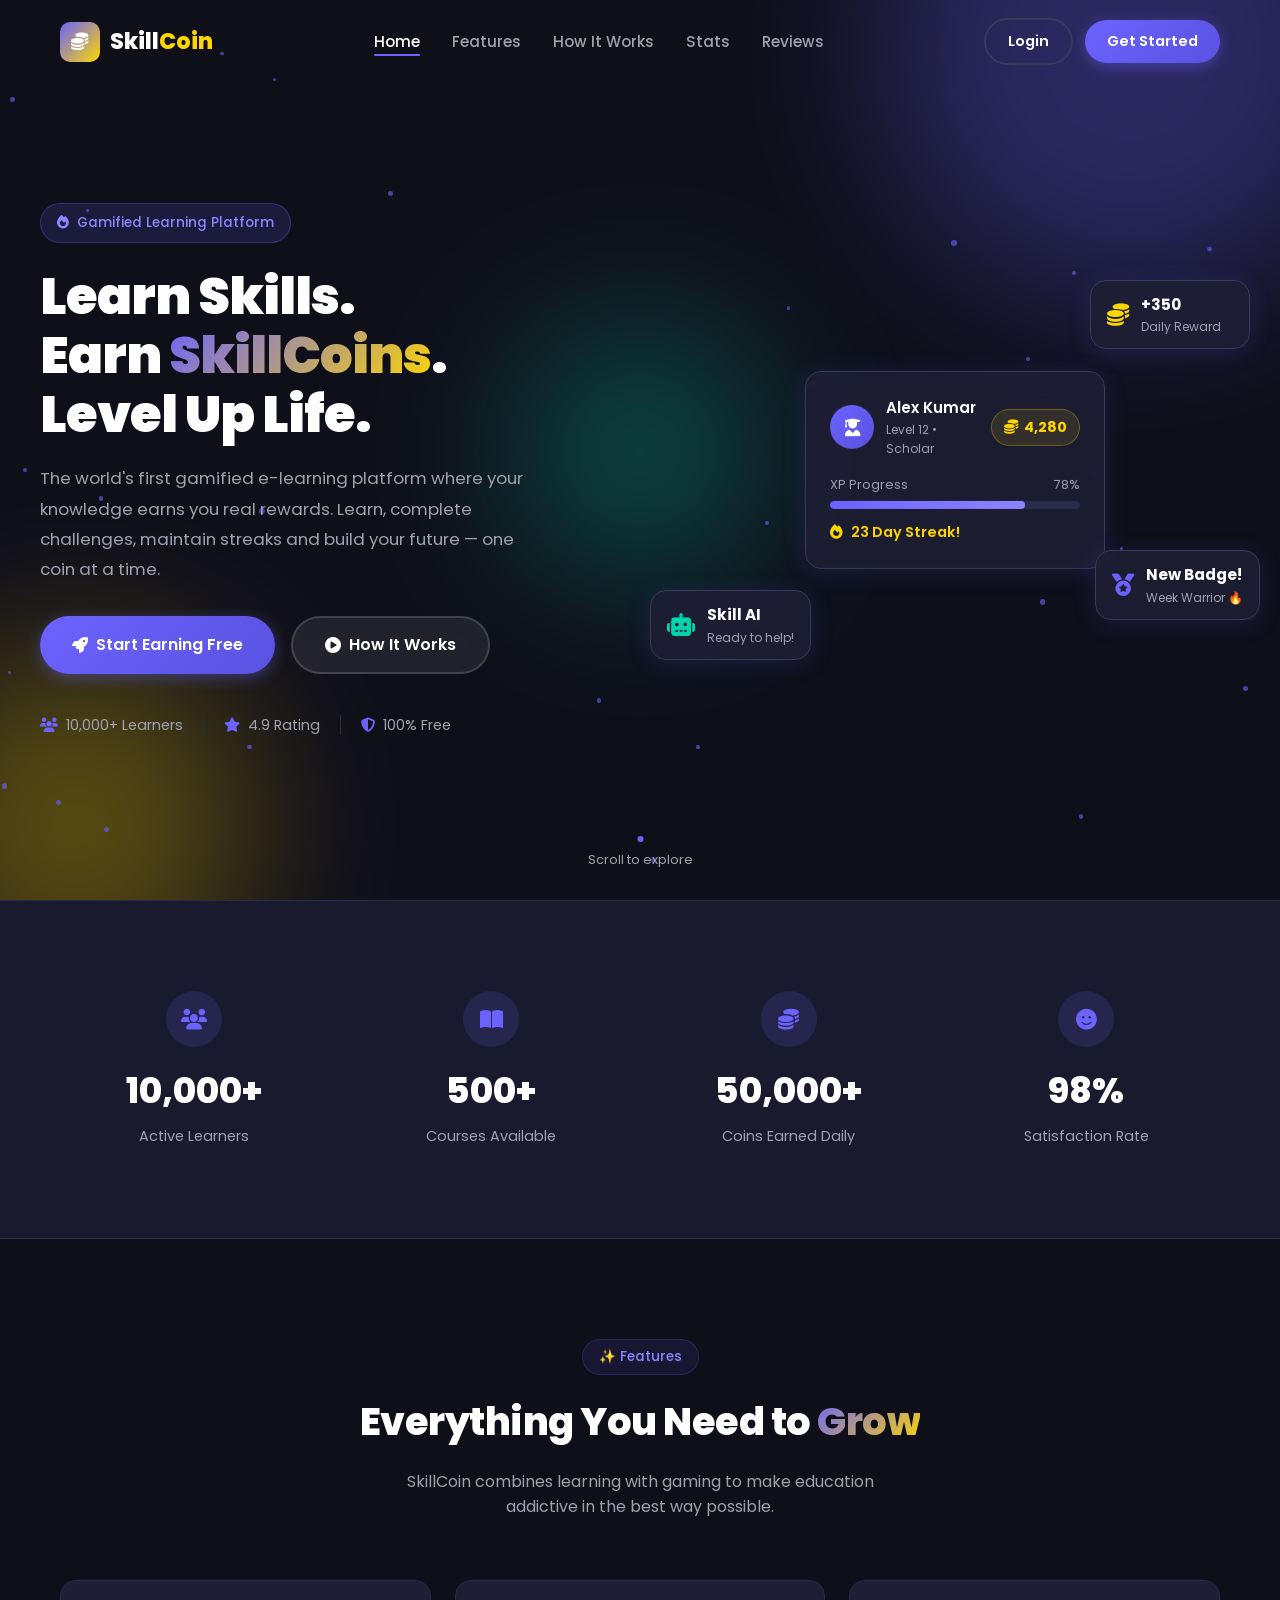
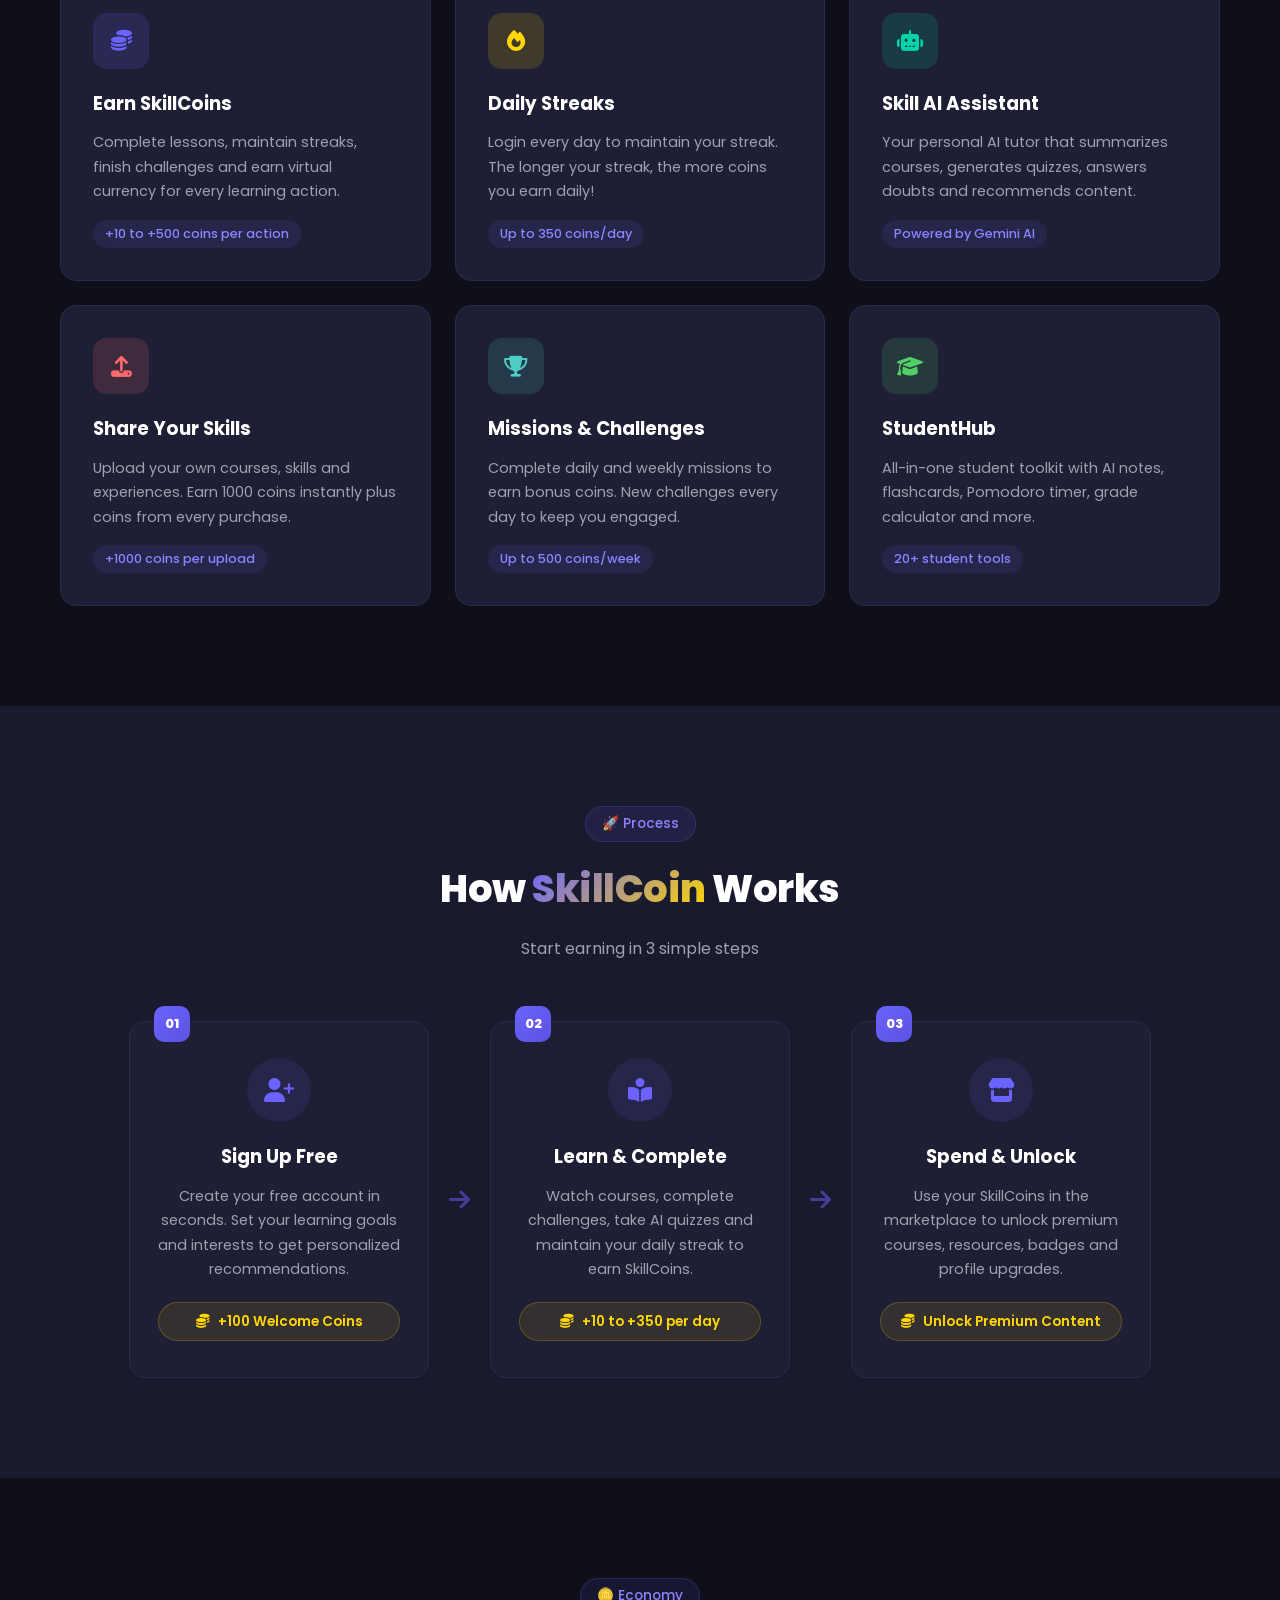
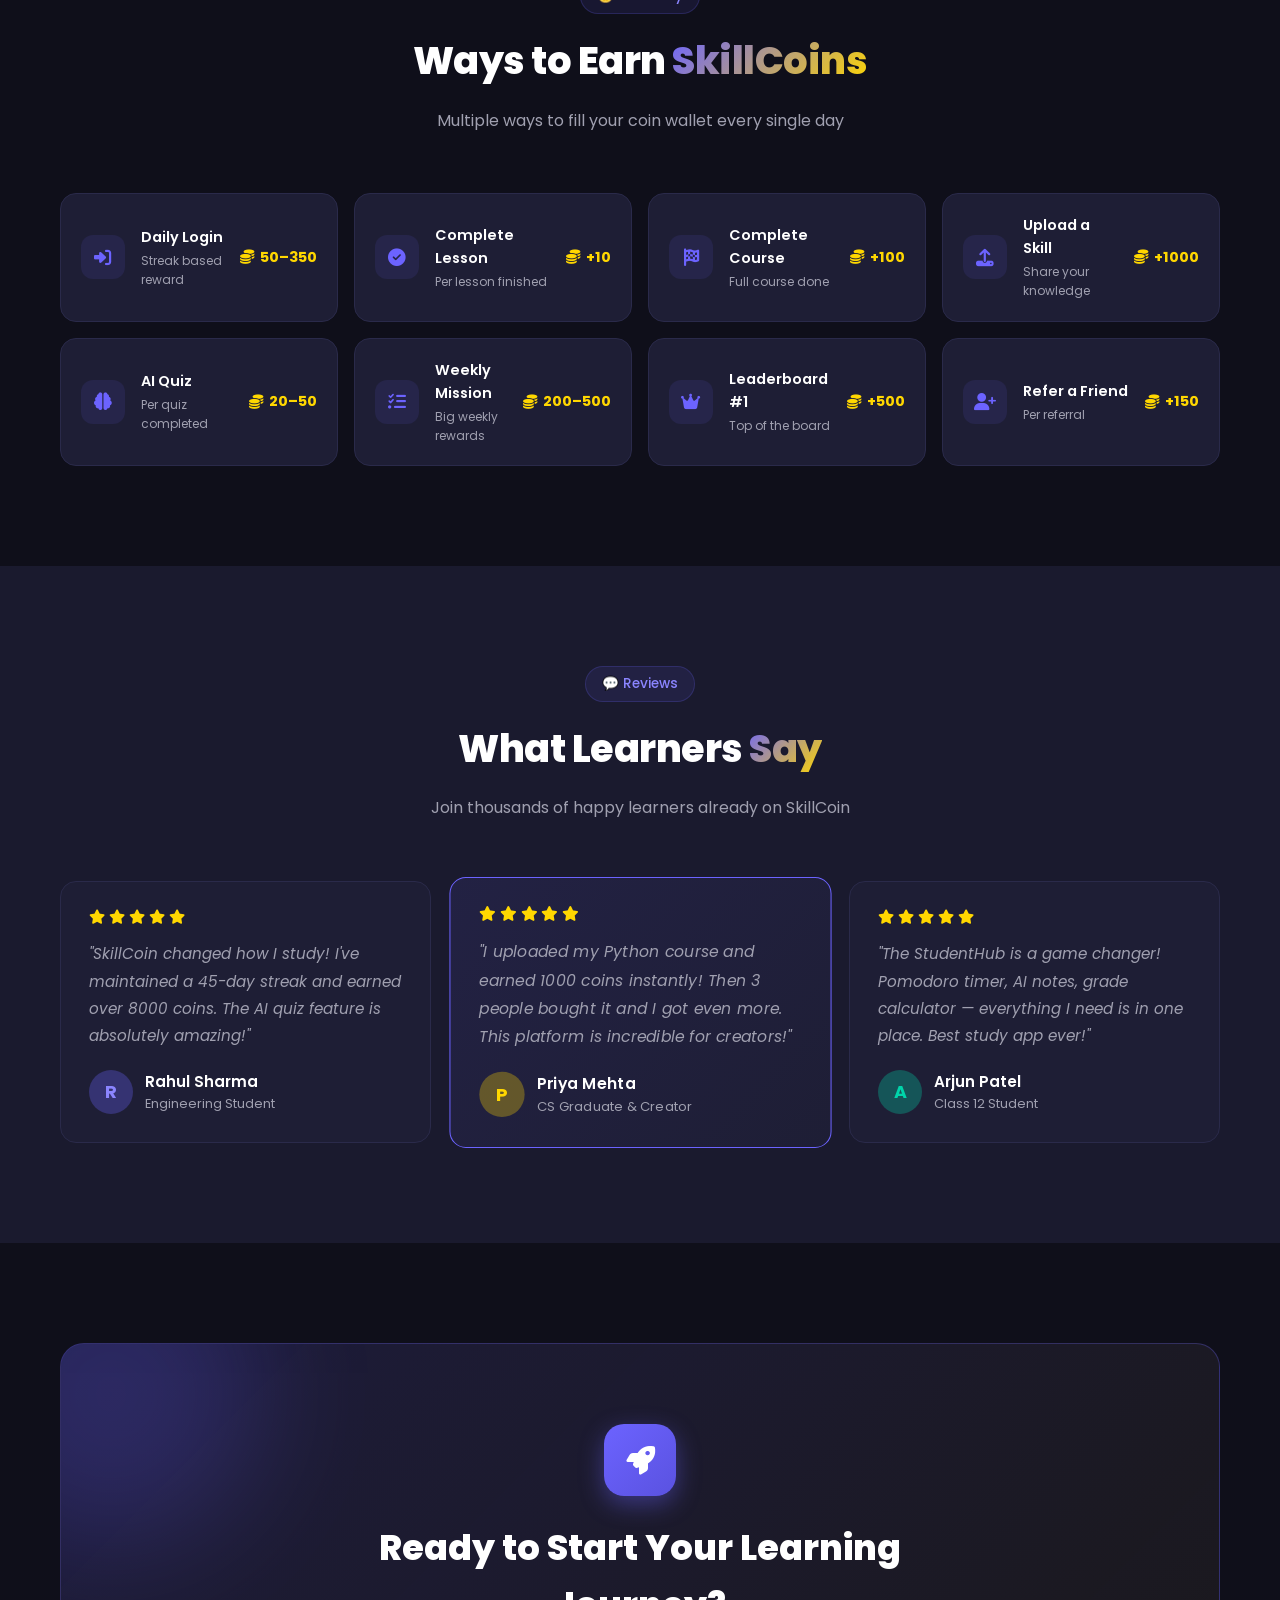
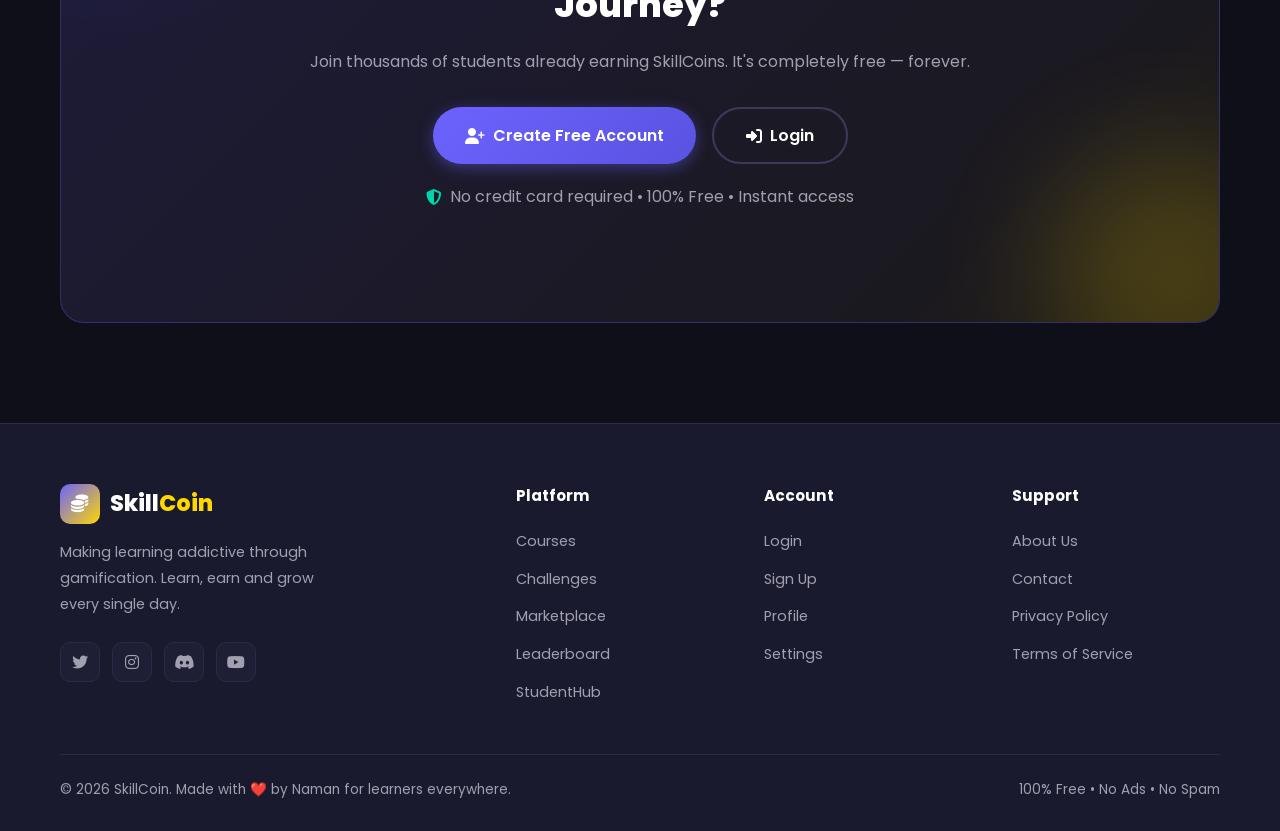
<file: index.html>
<!DOCTYPE html>
<html lang="en">
<head>
  <meta charset="UTF-8" />
  <meta name="viewport" content="width=device-width, initial-scale=1.0"/>
  <meta name="description" content="SkillCoin - Learn, Earn, Grow. A gamified e-learning platform."/>
  <meta name="theme-color" content="#6C63FF"/>
  <title>SkillCoin — Learn. Earn. Grow.</title>

  <!-- PWA Manifest -->
  <link rel="manifest" href="manifest.json"/>

  <!-- Google Fonts -->
  <link rel="preconnect" href="https://fonts.googleapis.com"/>
  <link rel="preconnect" href="https://fonts.gstatic.com" crossorigin/>
  <link href="https://fonts.googleapis.com/css2?family=Poppins:wght@300;400;500;600;700;800;900&display=swap" rel="stylesheet"/>

  <!-- Font Awesome -->
  <link rel="stylesheet" href="https://cdnjs.cloudflare.com/ajax/libs/font-awesome/6.5.0/css/all.min.css"/>

  <!-- Our CSS -->
  <link rel="stylesheet" href="css/style.css"/>
  <link rel="stylesheet" href="css/components.css"/>
</head>

<body>

  <!-- ========== NAVBAR ========== -->
  <nav class="navbar" id="navbar">
    <div class="nav-container">

      <!-- Logo -->
      <div class="nav-logo">
        <div class="logo-icon">
          <i class="fas fa-coins"></i>
        </div>
        <span class="logo-text">Skill<span class="logo-accent">Coin</span></span>
      </div>

      <!-- Nav Links (Desktop) -->
      <ul class="nav-links" id="navLinks">
        <li><a href="#home" class="nav-link active">Home</a></li>
        <li><a href="#features" class="nav-link">Features</a></li>
        <li><a href="#how-it-works" class="nav-link">How It Works</a></li>
        <li><a href="#stats" class="nav-link">Stats</a></li>
        <li><a href="#testimonials" class="nav-link">Reviews</a></li>
      </ul>

      <!-- Nav Buttons -->
      <div class="nav-buttons">
        <a href="login.html" class="btn btn-outline">Login</a>
        <a href="login.html?mode=signup" class="btn btn-primary">Get Started</a>
      </div>

      <!-- Hamburger (Mobile) -->
      <button class="hamburger" id="hamburger" aria-label="Menu">
        <span></span>
        <span></span>
        <span></span>
      </button>

    </div>

    <!-- Mobile Menu -->
    <div class="mobile-menu" id="mobileMenu">
      <ul>
        <li><a href="#home" class="mobile-link">Home</a></li>
        <li><a href="#features" class="mobile-link">Features</a></li>
        <li><a href="#how-it-works" class="mobile-link">How It Works</a></li>
        <li><a href="#stats" class="mobile-link">Stats</a></li>
        <li><a href="#testimonials" class="mobile-link">Reviews</a></li>
      </ul>
      <div class="mobile-buttons">
        <a href="login.html" class="btn btn-outline">Login</a>
        <a href="login.html?mode=signup" class="btn btn-primary">Get Started</a>
      </div>
    </div>
  </nav>

  <!-- ========== HERO SECTION ========== -->
  <section class="hero" id="home">
    <div class="hero-bg">
      <div class="hero-orb orb-1"></div>
      <div class="hero-orb orb-2"></div>
      <div class="hero-orb orb-3"></div>
      <div class="particles" id="particles"></div>
    </div>

    <div class="hero-container">
      <div class="hero-content">

        <!-- Badge -->
        <div class="hero-badge">
          <i class="fas fa-fire"></i>
          <span>Gamified Learning Platform</span>
        </div>

        <!-- Heading -->
        <h1 class="hero-title">
          Learn Skills.<br/>
          Earn <span class="gradient-text">SkillCoins</span>.<br/>
          Level Up Life.
        </h1>

        <!-- Description -->
        <p class="hero-desc">
          The world's first gamified e-learning platform where your knowledge 
          earns you real rewards. Learn, complete challenges, maintain streaks 
          and build your future — one coin at a time.
        </p>

        <!-- CTA Buttons -->
        <div class="hero-buttons">
          <a href="login.html?mode=signup" class="btn btn-primary btn-large">
            <i class="fas fa-rocket"></i>
            Start Earning Free
          </a>
          <a href="#how-it-works" class="btn btn-ghost btn-large">
            <i class="fas fa-play-circle"></i>
            How It Works
          </a>
        </div>

        <!-- Trust Badges -->
        <div class="hero-trust">
          <div class="trust-item">
            <i class="fas fa-users"></i>
            <span>10,000+ Learners</span>
          </div>
          <div class="trust-divider"></div>
          <div class="trust-item">
            <i class="fas fa-star"></i>
            <span>4.9 Rating</span>
          </div>
          <div class="trust-divider"></div>
          <div class="trust-item">
            <i class="fas fa-shield-alt"></i>
            <span>100% Free</span>
          </div>
        </div>

      </div>

      <!-- Hero Visual -->
      <div class="hero-visual">

        <!-- Main Card -->
        <div class="hero-card main-card">
          <div class="card-header">
            <div class="user-avatar">
              <i class="fas fa-user-graduate"></i>
            </div>
            <div class="user-info">
              <span class="user-name">Alex Kumar</span>
              <span class="user-level">Level 12 • Scholar</span>
            </div>
            <div class="coin-badge">
              <i class="fas fa-coins"></i>
              <span>4,280</span>
            </div>
          </div>
          <div class="card-xp">
            <div class="xp-label">
              <span>XP Progress</span>
              <span>78%</span>
            </div>
            <div class="xp-bar">
              <div class="xp-fill" style="width: 78%"></div>
            </div>
          </div>
          <div class="card-streak">
            <i class="fas fa-fire"></i>
            <span>23 Day Streak!</span>
          </div>
        </div>

        <!-- Floating Cards -->
        <div class="hero-card float-card coin-card">
          <i class="fas fa-coins"></i>
          <div>
            <span class="float-value">+350</span>
            <span class="float-label">Daily Reward</span>
          </div>
        </div>

        <div class="hero-card float-card badge-card">
          <i class="fas fa-medal"></i>
          <div>
            <span class="float-value">New Badge!</span>
            <span class="float-label">Week Warrior 🔥</span>
          </div>
        </div>

        <div class="hero-card float-card ai-card">
          <i class="fas fa-robot"></i>
          <div>
            <span class="float-value">Skill AI</span>
            <span class="float-label">Ready to help!</span>
          </div>
        </div>

      </div>
    </div>

    <!-- Scroll Indicator -->
    <div class="scroll-indicator">
      <div class="scroll-dot"></div>
      <span>Scroll to explore</span>
    </div>
  </section>

  <!-- ========== STATS SECTION ========== -->
  <section class="stats-section" id="stats">
    <div class="container">
      <div class="stats-grid">
        <div class="stat-item" data-count="10000">
          <div class="stat-icon"><i class="fas fa-users"></i></div>
          <div class="stat-number"><span class="counter">10,000</span>+</div>
          <div class="stat-label">Active Learners</div>
        </div>
        <div class="stat-item" data-count="500">
          <div class="stat-icon"><i class="fas fa-book-open"></i></div>
          <div class="stat-number"><span class="counter">500</span>+</div>
          <div class="stat-label">Courses Available</div>
        </div>
        <div class="stat-item" data-count="50000">
          <div class="stat-icon"><i class="fas fa-coins"></i></div>
          <div class="stat-number"><span class="counter">50,000</span>+</div>
          <div class="stat-label">Coins Earned Daily</div>
        </div>
        <div class="stat-item" data-count="98">
          <div class="stat-icon"><i class="fas fa-smile"></i></div>
          <div class="stat-number"><span class="counter">98</span>%</div>
          <div class="stat-label">Satisfaction Rate</div>
        </div>
      </div>
    </div>
  </section>

  <!-- ========== FEATURES SECTION ========== -->
  <section class="features-section" id="features">
    <div class="container">

      <div class="section-header">
        <div class="section-badge">✨ Features</div>
        <h2 class="section-title">Everything You Need to <span class="gradient-text">Grow</span></h2>
        <p class="section-desc">SkillCoin combines learning with gaming to make education addictive in the best way possible.</p>
      </div>

      <div class="features-grid">

        <div class="feature-card" data-aos="fade-up">
          <div class="feature-icon purple">
            <i class="fas fa-coins"></i>
          </div>
          <h3>Earn SkillCoins</h3>
          <p>Complete lessons, maintain streaks, finish challenges and earn virtual currency for every learning action.</p>
          <div class="feature-tag">+10 to +500 coins per action</div>
        </div>

        <div class="feature-card" data-aos="fade-up" data-aos-delay="100">
          <div class="feature-icon gold">
            <i class="fas fa-fire"></i>
          </div>
          <h3>Daily Streaks</h3>
          <p>Login every day to maintain your streak. The longer your streak, the more coins you earn daily!</p>
          <div class="feature-tag">Up to 350 coins/day</div>
        </div>

        <div class="feature-card" data-aos="fade-up" data-aos-delay="200">
          <div class="feature-icon teal">
            <i class="fas fa-robot"></i>
          </div>
          <h3>Skill AI Assistant</h3>
          <p>Your personal AI tutor that summarizes courses, generates quizzes, answers doubts and recommends content.</p>
          <div class="feature-tag">Powered by Gemini AI</div>
        </div>

        <div class="feature-card" data-aos="fade-up" data-aos-delay="300">
          <div class="feature-icon red">
            <i class="fas fa-upload"></i>
          </div>
          <h3>Share Your Skills</h3>
          <p>Upload your own courses, skills and experiences. Earn 1000 coins instantly plus coins from every purchase.</p>
          <div class="feature-tag">+1000 coins per upload</div>
        </div>

        <div class="feature-card" data-aos="fade-up" data-aos-delay="400">
          <div class="feature-icon blue">
            <i class="fas fa-trophy"></i>
          </div>
          <h3>Missions & Challenges</h3>
          <p>Complete daily and weekly missions to earn bonus coins. New challenges every day to keep you engaged.</p>
          <div class="feature-tag">Up to 500 coins/week</div>
        </div>

        <div class="feature-card" data-aos="fade-up" data-aos-delay="500">
          <div class="feature-icon green">
            <i class="fas fa-graduation-cap"></i>
          </div>
          <h3>StudentHub</h3>
          <p>All-in-one student toolkit with AI notes, flashcards, Pomodoro timer, grade calculator and more.</p>
          <div class="feature-tag">20+ student tools</div>
        </div>

      </div>
    </div>
  </section>

  <!-- ========== HOW IT WORKS ========== -->
  <section class="how-section" id="how-it-works">
    <div class="container">

      <div class="section-header">
        <div class="section-badge">🚀 Process</div>
        <h2 class="section-title">How <span class="gradient-text">SkillCoin</span> Works</h2>
        <p class="section-desc">Start earning in 3 simple steps</p>
      </div>

      <div class="steps-container">

        <div class="step-card">
          <div class="step-number">01</div>
          <div class="step-icon">
            <i class="fas fa-user-plus"></i>
          </div>
          <h3>Sign Up Free</h3>
          <p>Create your free account in seconds. Set your learning goals and interests to get personalized recommendations.</p>
          <div class="step-reward">
            <i class="fas fa-coins"></i>
            <span>+100 Welcome Coins</span>
          </div>
        </div>

        <div class="step-arrow">
          <i class="fas fa-arrow-right"></i>
        </div>

        <div class="step-card">
          <div class="step-number">02</div>
          <div class="step-icon">
            <i class="fas fa-book-reader"></i>
          </div>
          <h3>Learn & Complete</h3>
          <p>Watch courses, complete challenges, take AI quizzes and maintain your daily streak to earn SkillCoins.</p>
          <div class="step-reward">
            <i class="fas fa-coins"></i>
            <span>+10 to +350 per day</span>
          </div>
        </div>

        <div class="step-arrow">
          <i class="fas fa-arrow-right"></i>
        </div>

        <div class="step-card">
          <div class="step-number">03</div>
          <div class="step-icon">
            <i class="fas fa-store"></i>
          </div>
          <h3>Spend & Unlock</h3>
          <p>Use your SkillCoins in the marketplace to unlock premium courses, resources, badges and profile upgrades.</p>
          <div class="step-reward">
            <i class="fas fa-coins"></i>
            <span>Unlock Premium Content</span>
          </div>
        </div>

      </div>
    </div>
  </section>

  <!-- ========== COIN EARNING SECTION ========== -->
  <section class="earning-section">
    <div class="container">

      <div class="section-header">
        <div class="section-badge">🪙 Economy</div>
        <h2 class="section-title">Ways to Earn <span class="gradient-text">SkillCoins</span></h2>
        <p class="section-desc">Multiple ways to fill your coin wallet every single day</p>
      </div>

      <div class="earning-grid">
        <div class="earning-card">
          <div class="earning-icon"><i class="fas fa-sign-in-alt"></i></div>
          <div class="earning-info">
            <span class="earning-action">Daily Login</span>
            <span class="earning-desc">Streak based reward</span>
          </div>
          <div class="earning-coins">
            <i class="fas fa-coins"></i>
            <span>50–350</span>
          </div>
        </div>

        <div class="earning-card">
          <div class="earning-icon"><i class="fas fa-check-circle"></i></div>
          <div class="earning-info">
            <span class="earning-action">Complete Lesson</span>
            <span class="earning-desc">Per lesson finished</span>
          </div>
          <div class="earning-coins">
            <i class="fas fa-coins"></i>
            <span>+10</span>
          </div>
        </div>

        <div class="earning-card">
          <div class="earning-icon"><i class="fas fa-flag-checkered"></i></div>
          <div class="earning-info">
            <span class="earning-action">Complete Course</span>
            <span class="earning-desc">Full course done</span>
          </div>
          <div class="earning-coins">
            <i class="fas fa-coins"></i>
            <span>+100</span>
          </div>
        </div>

        <div class="earning-card">
          <div class="earning-icon"><i class="fas fa-upload"></i></div>
          <div class="earning-info">
            <span class="earning-action">Upload a Skill</span>
            <span class="earning-desc">Share your knowledge</span>
          </div>
          <div class="earning-coins">
            <i class="fas fa-coins"></i>
            <span>+1000</span>
          </div>
        </div>

        <div class="earning-card">
          <div class="earning-icon"><i class="fas fa-brain"></i></div>
          <div class="earning-info">
            <span class="earning-action">AI Quiz</span>
            <span class="earning-desc">Per quiz completed</span>
          </div>
          <div class="earning-coins">
            <i class="fas fa-coins"></i>
            <span>20–50</span>
          </div>
        </div>

        <div class="earning-card">
          <div class="earning-icon"><i class="fas fa-tasks"></i></div>
          <div class="earning-info">
            <span class="earning-action">Weekly Mission</span>
            <span class="earning-desc">Big weekly rewards</span>
          </div>
          <div class="earning-coins">
            <i class="fas fa-coins"></i>
            <span>200–500</span>
          </div>
        </div>

        <div class="earning-card">
          <div class="earning-icon"><i class="fas fa-crown"></i></div>
          <div class="earning-info">
            <span class="earning-action">Leaderboard #1</span>
            <span class="earning-desc">Top of the board</span>
          </div>
          <div class="earning-coins">
            <i class="fas fa-coins"></i>
            <span>+500</span>
          </div>
        </div>

        <div class="earning-card">
          <div class="earning-icon"><i class="fas fa-user-plus"></i></div>
          <div class="earning-info">
            <span class="earning-action">Refer a Friend</span>
            <span class="earning-desc">Per referral</span>
          </div>
          <div class="earning-coins">
            <i class="fas fa-coins"></i>
            <span>+150</span>
          </div>
        </div>
      </div>
    </div>
  </section>

  <!-- ========== TESTIMONIALS ========== -->
  <section class="testimonials-section" id="testimonials">
    <div class="container">

      <div class="section-header">
        <div class="section-badge">💬 Reviews</div>
        <h2 class="section-title">What Learners <span class="gradient-text">Say</span></h2>
        <p class="section-desc">Join thousands of happy learners already on SkillCoin</p>
      </div>

      <div class="testimonials-grid">

        <div class="testimonial-card">
          <div class="testimonial-stars">
            <i class="fas fa-star"></i>
            <i class="fas fa-star"></i>
            <i class="fas fa-star"></i>
            <i class="fas fa-star"></i>
            <i class="fas fa-star"></i>
          </div>
          <p>"SkillCoin changed how I study! I've maintained a 45-day streak and earned over 8000 coins. The AI quiz feature is absolutely amazing!"</p>
          <div class="testimonial-author">
            <div class="author-avatar purple">R</div>
            <div>
              <span class="author-name">Rahul Sharma</span>
              <span class="author-role">Engineering Student</span>
            </div>
          </div>
        </div>

        <div class="testimonial-card featured">
          <div class="testimonial-stars">
            <i class="fas fa-star"></i>
            <i class="fas fa-star"></i>
            <i class="fas fa-star"></i>
            <i class="fas fa-star"></i>
            <i class="fas fa-star"></i>
          </div>
          <p>"I uploaded my Python course and earned 1000 coins instantly! Then 3 people bought it and I got even more. This platform is incredible for creators!"</p>
          <div class="testimonial-author">
            <div class="author-avatar gold">P</div>
            <div>
              <span class="author-name">Priya Mehta</span>
              <span class="author-role">CS Graduate & Creator</span>
            </div>
          </div>
        </div>

        <div class="testimonial-card">
          <div class="testimonial-stars">
            <i class="fas fa-star"></i>
            <i class="fas fa-star"></i>
            <i class="fas fa-star"></i>
            <i class="fas fa-star"></i>
            <i class="fas fa-star"></i>
          </div>
          <p>"The StudentHub is a game changer! Pomodoro timer, AI notes, grade calculator — everything I need is in one place. Best study app ever!"</p>
          <div class="testimonial-author">
            <div class="author-avatar teal">A</div>
            <div>
              <span class="author-name">Arjun Patel</span>
              <span class="author-role">Class 12 Student</span>
            </div>
          </div>
        </div>

      </div>
    </div>
  </section>

  <!-- ========== CTA SECTION ========== -->
  <section class="cta-section">
    <div class="container">
      <div class="cta-card">
        <div class="cta-orb cta-orb-1"></div>
        <div class="cta-orb cta-orb-2"></div>
        <div class="cta-content">
          <div class="cta-icon">
            <i class="fas fa-rocket"></i>
          </div>
          <h2>Ready to Start Your Learning Journey?</h2>
          <p>Join thousands of students already earning SkillCoins. It's completely free — forever.</p>
          <div class="cta-buttons">
            <a href="login.html?mode=signup" class="btn btn-primary btn-large">
              <i class="fas fa-user-plus"></i>
              Create Free Account
            </a>
            <a href="login.html" class="btn btn-outline btn-large">
              <i class="fas fa-sign-in-alt"></i>
              Login
            </a>
          </div>
          <p class="cta-note">
            <i class="fas fa-shield-alt"></i>
            No credit card required • 100% Free • Instant access
          </p>
        </div>
      </div>
    </div>
  </section>

  <!-- ========== FOOTER ========== -->
  <footer class="footer">
    <div class="container">
      <div class="footer-grid">

        <div class="footer-brand">
          <div class="nav-logo">
            <div class="logo-icon">
              <i class="fas fa-coins"></i>
            </div>
            <span class="logo-text">Skill<span class="logo-accent">Coin</span></span>
          </div>
          <p>Making learning addictive through gamification. Learn, earn and grow every single day.</p>
          <div class="footer-social">
            <a href="#"><i class="fab fa-twitter"></i></a>
            <a href="#"><i class="fab fa-instagram"></i></a>
            <a href="#"><i class="fab fa-discord"></i></a>
            <a href="#"><i class="fab fa-youtube"></i></a>
          </div>
        </div>

        <div class="footer-links">
          <h4>Platform</h4>
          <ul>
            <li><a href="courses.html">Courses</a></li>
            <li><a href="challenges.html">Challenges</a></li>
            <li><a href="marketplace.html">Marketplace</a></li>
            <li><a href="leaderboard.html">Leaderboard</a></li>
            <li><a href="studenthub.html">StudentHub</a></li>
          </ul>
        </div>

        <div class="footer-links">
          <h4>Account</h4>
          <ul>
            <li><a href="login.html">Login</a></li>
            <li><a href="login.html?mode=signup">Sign Up</a></li>
            <li><a href="profile.html">Profile</a></li>
            <li><a href="settings.html">Settings</a></li>
          </ul>
        </div>

        <div class="footer-links">
          <h4>Support</h4>
          <ul>
            <li><a href="#">About Us</a></li>
            <li><a href="#">Contact</a></li>
            <li><a href="#">Privacy Policy</a></li>
            <li><a href="#">Terms of Service</a></li>
          </ul>
        </div>

      </div>

      <div class="footer-bottom">
        <p>© 2026 SkillCoin. Made with ❤️ by Naman for learners everywhere.</p>
        <p>100% Free • No Ads • No Spam</p>
      </div>

    </div>
  </footer>

  <!-- ========== SCRIPTS ========== -->
  <script src="js/auth.js"></script>
  <script>

    // ---- Navbar Scroll Effect ----
    window.addEventListener('scroll', () => {
      const navbar = document.getElementById('navbar');
      if (window.scrollY > 50) {
        navbar.classList.add('scrolled');
      } else {
        navbar.classList.remove('scrolled');
      }
    });

    // ---- Hamburger Menu ----
    const hamburger = document.getElementById('hamburger');
    const mobileMenu = document.getElementById('mobileMenu');

    hamburger.addEventListener('click', () => {
      hamburger.classList.toggle('active');
      mobileMenu.classList.toggle('active');
    });

    // ---- Close mobile menu on link click ----
    document.querySelectorAll('.mobile-link').forEach(link => {
      link.addEventListener('click', () => {
        hamburger.classList.remove('active');
        mobileMenu.classList.remove('active');
      });
    });

    // ---- Smooth Scroll ----
    document.querySelectorAll('a[href^="#"]').forEach(anchor => {
      anchor.addEventListener('click', function(e) {
        e.preventDefault();
        const target = document.querySelector(this.getAttribute('href'));
        if (target) {
          target.scrollIntoView({ behavior: 'smooth' });
        }
      });
    });

    // ---- Particle Generator ----
    function createParticles() {
      const container = document.getElementById('particles');
      if (!container) return;
      for (let i = 0; i < 30; i++) {
        const particle = document.createElement('div');
        particle.className = 'particle';
        particle.style.left = Math.random() * 100 + '%';
        particle.style.top = Math.random() * 100 + '%';
        particle.style.animationDelay = Math.random() * 6 + 's';
        particle.style.animationDuration = (Math.random() * 4 + 4) + 's';
        particle.style.width = Math.random() * 4 + 2 + 'px';
        particle.style.height = particle.style.width;
        container.appendChild(particle);
      }
    }
    createParticles();

    // ---- Scroll Reveal Animation ----
    function revealOnScroll() {
      const cards = document.querySelectorAll(
        '.feature-card, .stat-item, .step-card, .earning-card, .testimonial-card'
      );
      cards.forEach(card => {
        const rect = card.getBoundingClientRect();
        if (rect.top < window.innerHeight - 80) {
          card.classList.add('revealed');
        }
      });
    }
    window.addEventListener('scroll', revealOnScroll);
    revealOnScroll();

    // ---- Active Nav Link on Scroll ----
    const sections = document.querySelectorAll('section[id]');
    window.addEventListener('scroll', () => {
      let current = '';
      sections.forEach(section => {
        const sectionTop = section.offsetTop - 100;
        if (window.scrollY >= sectionTop) {
          current = section.getAttribute('id');
        }
      });
      document.querySelectorAll('.nav-link').forEach(link => {
        link.classList.remove('active');
        if (link.getAttribute('href') === '#' + current) {
          link.classList.add('active');
        }
      });
    });

  </script>

</body>
</html>
</file>
<file: css/style.css>
/* ==========================================
   SKILLCOIN - Main Stylesheet
   ========================================== */

/* ---- CSS Variables ---- */
:root {
  --primary: #6C63FF;
  --primary-dark: #5A52E0;
  --primary-light: #8B85FF;
  --gold: #FFD700;
  --gold-dark: #E6C200;
  --teal: #00D4AA;
  --red: #FF6B6B;
  --blue: #4ECDC4;
  --green: #51CF66;
  --bg: #0F0F1A;
  --bg-2: #1A1A2E;
  --bg-3: #16213E;
  --card: #1E1E35;
  --card-hover: #252545;
  --border: #2A2A4A;
  --border-light: #3A3A5A;
  --text: #FFFFFF;
  --text-muted: #A0A0B0;
  --text-dim: #6B6B80;
  --shadow: 0 4px 24px rgba(108, 99, 255, 0.15);
  --shadow-gold: 0 4px 24px rgba(255, 215, 0, 0.15);
  --radius: 16px;
  --radius-sm: 8px;
  --radius-lg: 24px;
  --transition: all 0.3s ease;
}

/* ---- Reset ---- */
*, *::before, *::after {
  margin: 0;
  padding: 0;
  box-sizing: border-box;
}

html {
  scroll-behavior: smooth;
  font-size: 16px;
}

body {
  font-family: 'Poppins', sans-serif;
  background-color: var(--bg);
  color: var(--text);
  line-height: 1.6;
  overflow-x: hidden;
}

a {
  text-decoration: none;
  color: inherit;
}

ul {
  list-style: none;
}

img {
  max-width: 100%;
}

/* ---- Scrollbar ---- */
::-webkit-scrollbar {
  width: 6px;
}
::-webkit-scrollbar-track {
  background: var(--bg-2);
}
::-webkit-scrollbar-thumb {
  background: var(--primary);
  border-radius: 3px;
}

/* ---- Container ---- */
.container {
  max-width: 1200px;
  margin: 0 auto;
  padding: 0 20px;
}

/* ==========================================
   BUTTONS
   ========================================== */
.btn {
  display: inline-flex;
  align-items: center;
  gap: 8px;
  padding: 10px 22px;
  border-radius: 50px;
  font-family: 'Poppins', sans-serif;
  font-weight: 600;
  font-size: 0.9rem;
  cursor: pointer;
  border: none;
  transition: var(--transition);
  white-space: nowrap;
}

.btn-primary {
  background: linear-gradient(135deg, var(--primary), var(--primary-dark));
  color: white;
  box-shadow: 0 4px 15px rgba(108, 99, 255, 0.4);
}
.btn-primary:hover {
  transform: translateY(-2px);
  box-shadow: 0 8px 25px rgba(108, 99, 255, 0.5);
}

.btn-outline {
  background: transparent;
  color: var(--text);
  border: 2px solid var(--border-light);
}
.btn-outline:hover {
  border-color: var(--primary);
  color: var(--primary);
  transform: translateY(-2px);
}

.btn-ghost {
  background: rgba(255,255,255,0.08);
  color: var(--text);
  border: 2px solid rgba(255,255,255,0.15);
  backdrop-filter: blur(10px);
}
.btn-ghost:hover {
  background: rgba(255,255,255,0.15);
  transform: translateY(-2px);
}

.btn-large {
  padding: 14px 32px;
  font-size: 1rem;
}

/* ==========================================
   NAVBAR
   ========================================== */
.navbar {
  position: fixed;
  top: 0;
  left: 0;
  right: 0;
  z-index: 1000;
  padding: 18px 0;
  transition: var(--transition);
}

.navbar.scrolled {
  background: rgba(15, 15, 26, 0.95);
  backdrop-filter: blur(20px);
  padding: 12px 0;
  border-bottom: 1px solid var(--border);
  box-shadow: 0 4px 30px rgba(0,0,0,0.3);
}

.nav-container {
  max-width: 1200px;
  margin: 0 auto;
  padding: 0 20px;
  display: flex;
  align-items: center;
  justify-content: space-between;
  gap: 20px;
}

/* Logo */
.nav-logo {
  display: flex;
  align-items: center;
  gap: 10px;
  cursor: pointer;
}

.logo-icon {
  width: 40px;
  height: 40px;
  background: linear-gradient(135deg, var(--primary), var(--gold));
  border-radius: 10px;
  display: flex;
  align-items: center;
  justify-content: center;
  font-size: 1.1rem;
  color: white;
}

.logo-text {
  font-size: 1.4rem;
  font-weight: 800;
  color: var(--text);
}

.logo-accent {
  color: var(--gold);
}

/* Nav Links */
.nav-links {
  display: flex;
  align-items: center;
  gap: 32px;
}

.nav-link {
  color: var(--text-muted);
  font-weight: 500;
  font-size: 0.95rem;
  transition: var(--transition);
  position: relative;
}

.nav-link::after {
  content: '';
  position: absolute;
  bottom: -4px;
  left: 0;
  width: 0;
  height: 2px;
  background: var(--primary);
  transition: var(--transition);
  border-radius: 2px;
}

.nav-link:hover,
.nav-link.active {
  color: var(--text);
}

.nav-link:hover::after,
.nav-link.active::after {
  width: 100%;
}

/* Nav Buttons */
.nav-buttons {
  display: flex;
  align-items: center;
  gap: 12px;
}

/* Hamburger */
.hamburger {
  display: none;
  flex-direction: column;
  gap: 5px;
  background: none;
  border: none;
  cursor: pointer;
  padding: 5px;
}

.hamburger span {
  display: block;
  width: 24px;
  height: 2px;
  background: var(--text);
  border-radius: 2px;
  transition: var(--transition);
}

.hamburger.active span:nth-child(1) {
  transform: rotate(45deg) translate(5px, 5px);
}
.hamburger.active span:nth-child(2) {
  opacity: 0;
}
.hamburger.active span:nth-child(3) {
  transform: rotate(-45deg) translate(5px, -5px);
}

/* Mobile Menu */
.mobile-menu {
  display: none;
  flex-direction: column;
  gap: 20px;
  padding: 20px;
  background: var(--bg-2);
  border-top: 1px solid var(--border);
}

.mobile-menu.active {
  display: flex;
}

.mobile-menu ul {
  display: flex;
  flex-direction: column;
  gap: 16px;
}

.mobile-link {
  color: var(--text-muted);
  font-size: 1rem;
  font-weight: 500;
  transition: var(--transition);
}

.mobile-link:hover {
  color: var(--primary);
}

.mobile-buttons {
  display: flex;
  gap: 12px;
}

/* ==========================================
   HERO SECTION
   ========================================== */
.hero {
  min-height: 100vh;
  display: flex;
  flex-direction: column;
  align-items: center;
  justify-content: center;
  position: relative;
  overflow: hidden;
  padding: 120px 20px 80px;
}

/* Hero Background */
.hero-bg {
  position: absolute;
  inset: 0;
  overflow: hidden;
}

.hero-orb {
  position: absolute;
  border-radius: 50%;
  filter: blur(80px);
  opacity: 0.3;
}

.orb-1 {
  width: 500px;
  height: 500px;
  background: var(--primary);
  top: -200px;
  right: -100px;
  animation: orbFloat 8s ease-in-out infinite;
}

.orb-2 {
  width: 350px;
  height: 350px;
  background: var(--gold);
  bottom: -100px;
  left: -100px;
  animation: orbFloat 10s ease-in-out infinite reverse;
}

.orb-3 {
  width: 250px;
  height: 250px;
  background: var(--teal);
  top: 50%;
  left: 50%;
  transform: translate(-50%, -50%);
  animation: orbFloat 12s ease-in-out infinite;
}

@keyframes orbFloat {
  0%, 100% { transform: translate(0, 0) scale(1); }
  33% { transform: translate(30px, -30px) scale(1.05); }
  66% { transform: translate(-20px, 20px) scale(0.95); }
}

/* Particles */
.particles {
  position: absolute;
  inset: 0;
}

.particle {
  position: absolute;
  background: var(--primary);
  border-radius: 50%;
  opacity: 0.6;
  animation: particleFloat linear infinite;
}

@keyframes particleFloat {
  0% { transform: translateY(0) rotate(0deg); opacity: 0; }
  10% { opacity: 0.6; }
  90% { opacity: 0.6; }
  100% { transform: translateY(-100vh) rotate(720deg); opacity: 0; }
}

/* Hero Container */
.hero-container {
  position: relative;
  z-index: 1;
  max-width: 1200px;
  width: 100%;
  margin: 0 auto;
  display: grid;
  grid-template-columns: 1fr 1fr;
  gap: 60px;
  align-items: center;
}

/* Hero Content */
.hero-badge {
  display: inline-flex;
  align-items: center;
  gap: 8px;
  background: rgba(108, 99, 255, 0.15);
  border: 1px solid rgba(108, 99, 255, 0.3);
  color: var(--primary-light);
  padding: 8px 16px;
  border-radius: 50px;
  font-size: 0.85rem;
  font-weight: 500;
  margin-bottom: 24px;
}

.hero-title {
  font-size: 3.2rem;
  font-weight: 900;
  line-height: 1.15;
  margin-bottom: 20px;
  letter-spacing: -1px;
}

.gradient-text {
  background: linear-gradient(135deg, var(--primary), var(--gold));
  -webkit-background-clip: text;
  -webkit-text-fill-color: transparent;
  background-clip: text;
}

.hero-desc {
  color: var(--text-muted);
  font-size: 1.05rem;
  line-height: 1.8;
  margin-bottom: 32px;
  max-width: 500px;
}

.hero-buttons {
  display: flex;
  gap: 16px;
  flex-wrap: wrap;
  margin-bottom: 40px;
}

.hero-trust {
  display: flex;
  align-items: center;
  gap: 20px;
  flex-wrap: wrap;
}

.trust-item {
  display: flex;
  align-items: center;
  gap: 8px;
  color: var(--text-muted);
  font-size: 0.9rem;
}

.trust-item i {
  color: var(--primary);
}

.trust-divider {
  width: 1px;
  height: 20px;
  background: var(--border);
}

/* Hero Visual */
.hero-visual {
  position: relative;
  height: 420px;
}

.hero-card {
  background: rgba(30, 30, 53, 0.9);
  backdrop-filter: blur(20px);
  border: 1px solid var(--border-light);
  border-radius: var(--radius);
  box-shadow: var(--shadow);
}

.main-card {
  position: absolute;
  top: 50%;
  left: 50%;
  transform: translate(-50%, -50%);
  width: 300px;
  padding: 24px;
  animation: cardFloat 4s ease-in-out infinite;
}

@keyframes cardFloat {
  0%, 100% { transform: translate(-50%, -50%) translateY(0); }
  50% { transform: translate(-50%, -50%) translateY(-12px); }
}

.card-header {
  display: flex;
  align-items: center;
  gap: 12px;
  margin-bottom: 16px;
}

.user-avatar {
  width: 44px;
  height: 44px;
  background: linear-gradient(135deg, var(--primary), var(--primary-dark));
  border-radius: 50%;
  display: flex;
  align-items: center;
  justify-content: center;
  font-size: 1.1rem;
}

.user-info {
  flex: 1;
  display: flex;
  flex-direction: column;
}

.user-name {
  font-weight: 600;
  font-size: 0.95rem;
}

.user-level {
  font-size: 0.75rem;
  color: var(--text-muted);
}

.coin-badge {
  display: flex;
  align-items: center;
  gap: 6px;
  background: rgba(255, 215, 0, 0.1);
  border: 1px solid rgba(255, 215, 0, 0.3);
  color: var(--gold);
  padding: 6px 12px;
  border-radius: 20px;
  font-weight: 700;
  font-size: 0.9rem;
}

.card-xp {
  margin-bottom: 12px;
}

.xp-label {
  display: flex;
  justify-content: space-between;
  font-size: 0.8rem;
  color: var(--text-muted);
  margin-bottom: 6px;
}

.xp-bar {
  height: 8px;
  background: var(--border);
  border-radius: 4px;
  overflow: hidden;
}

.xp-fill {
  height: 100%;
  background: linear-gradient(90deg, var(--primary), var(--primary-light));
  border-radius: 4px;
  transition: width 1s ease;
}

.card-streak {
  display: flex;
  align-items: center;
  gap: 8px;
  color: var(--gold);
  font-weight: 600;
  font-size: 0.9rem;
}

/* Float Cards */
.float-card {
  position: absolute;
  padding: 12px 16px;
  display: flex;
  align-items: center;
  gap: 12px;
  width: auto;
  min-width: 160px;
}

.float-card i {
  font-size: 1.4rem;
}

.float-value {
  display: block;
  font-weight: 700;
  font-size: 0.95rem;
}

.float-label {
  display: block;
  font-size: 0.75rem;
  color: var(--text-muted);
}

.coin-card {
  top: 20px;
  right: -10px;
  animation: floatCard1 3s ease-in-out infinite;
}
.coin-card i { color: var(--gold); }

.badge-card {
  bottom: 60px;
  right: -20px;
  animation: floatCard2 3.5s ease-in-out infinite;
}
.badge-card i { color: var(--primary); }

.ai-card {
  bottom: 20px;
  left: -20px;
  animation: floatCard3 4s ease-in-out infinite;
}
.ai-card i { color: var(--teal); }

@keyframes floatCard1 {
  0%, 100% { transform: translateY(0) rotate(2deg); }
  50% { transform: translateY(-8px) rotate(2deg); }
}
@keyframes floatCard2 {
  0%, 100% { transform: translateY(0) rotate(-2deg); }
  50% { transform: translateY(-10px) rotate(-2deg); }
}
@keyframes floatCard3 {
  0%, 100% { transform: translateY(0) rotate(1deg); }
  50% { transform: translateY(-6px) rotate(1deg); }
}

/* Scroll Indicator */
.scroll-indicator {
  position: absolute;
  bottom: 30px;
  left: 50%;
  transform: translateX(-50%);
  display: flex;
  flex-direction: column;
  align-items: center;
  gap: 8px;
  color: var(--text-muted);
  font-size: 0.8rem;
  z-index: 1;
}

.scroll-dot {
  width: 6px;
  height: 6px;
  background: var(--primary);
  border-radius: 50%;
  animation: scrollBounce 2s ease-in-out infinite;
}

@keyframes scrollBounce {
  0%, 100% { transform: translateY(0); }
  50% { transform: translateY(8px); }
}

/* ==========================================
   STATS SECTION
   ========================================== */
.stats-section {
  padding: 60px 0;
  background: var(--bg-2);
  border-top: 1px solid var(--border);
  border-bottom: 1px solid var(--border);
}

.stats-grid {
  display: grid;
  grid-template-columns: repeat(4, 1fr);
  gap: 30px;
}

.stat-item {
  text-align: center;
  padding: 30px 20px;
  border-radius: var(--radius);
  transition: var(--transition);
}

.stat-item:hover {
  background: var(--card);
}

.stat-icon {
  width: 56px;
  height: 56px;
  background: rgba(108, 99, 255, 0.15);
  border-radius: 50%;
  display: flex;
  align-items: center;
  justify-content: center;
  margin: 0 auto 16px;
  font-size: 1.3rem;
  color: var(--primary);
}

.stat-number {
  font-size: 2.2rem;
  font-weight: 800;
  color: var(--text);
  margin-bottom: 6px;
}

.stat-label {
  color: var(--text-muted);
  font-size: 0.9rem;
}

/* ==========================================
   SECTION HEADER
   ========================================== */
.section-header {
  text-align: center;
  margin-bottom: 60px;
}

.section-badge {
  display: inline-block;
  background: rgba(108, 99, 255, 0.1);
  border: 1px solid rgba(108, 99, 255, 0.2);
  color: var(--primary-light);
  padding: 6px 16px;
  border-radius: 50px;
  font-size: 0.85rem;
  font-weight: 500;
  margin-bottom: 16px;
}

.section-title {
  font-size: 2.4rem;
  font-weight: 800;
  margin-bottom: 16px;
  letter-spacing: -0.5px;
}

.section-desc {
  color: var(--text-muted);
  font-size: 1rem;
  max-width: 500px;
  margin: 0 auto;
}

/* ==========================================
   FEATURES SECTION
   ========================================== */
.features-section {
  padding: 100px 0;
}

.features-grid {
  display: grid;
  grid-template-columns: repeat(3, 1fr);
  gap: 24px;
}

.feature-card {
  background: var(--card);
  border: 1px solid var(--border);
  border-radius: var(--radius);
  padding: 32px;
  transition: var(--transition);
  opacity: 0;
  transform: translateY(30px);
}

.feature-card.revealed {
  opacity: 1;
  transform: translateY(0);
}

.feature-card:hover {
  border-color: var(--primary);
  transform: translateY(-6px);
  box-shadow: var(--shadow);
  background: var(--card-hover);
}

.feature-icon {
  width: 56px;
  height: 56px;
  border-radius: 14px;
  display: flex;
  align-items: center;
  justify-content: center;
  font-size: 1.3rem;
  margin-bottom: 20px;
}

.feature-icon.purple { background: rgba(108,99,255,0.15); color: var(--primary); }
.feature-icon.gold { background: rgba(255,215,0,0.15); color: var(--gold); }
.feature-icon.teal { background: rgba(0,212,170,0.15); color: var(--teal); }
.feature-icon.red { background: rgba(255,107,107,0.15); color: var(--red); }
.feature-icon.blue { background: rgba(78,205,196,0.15); color: var(--blue); }
.feature-icon.green { background: rgba(81,207,102,0.15); color: var(--green); }

.feature-card h3 {
  font-size: 1.15rem;
  font-weight: 700;
  margin-bottom: 12px;
}

.feature-card p {
  color: var(--text-muted);
  font-size: 0.9rem;
  line-height: 1.7;
  margin-bottom: 16px;
}

.feature-tag {
  display: inline-block;
  background: rgba(108,99,255,0.1);
  color: var(--primary-light);
  padding: 4px 12px;
  border-radius: 20px;
  font-size: 0.8rem;
  font-weight: 500;
}

/* ==========================================
   HOW IT WORKS
   ========================================== */
.how-section {
  padding: 100px 0;
  background: var(--bg-2);
}

.steps-container {
  display: flex;
  align-items: center;
  justify-content: center;
  gap: 20px;
  flex-wrap: wrap;
}

.step-card {
  background: var(--card);
  border: 1px solid var(--border);
  border-radius: var(--radius);
  padding: 36px 28px;
  text-align: center;
  flex: 1;
  min-width: 240px;
  max-width: 300px;
  transition: var(--transition);
  opacity: 0;
  transform: translateY(30px);
  position: relative;
}

.step-card.revealed {
  opacity: 1;
  transform: translateY(0);
}

.step-card:hover {
  border-color: var(--primary);
  transform: translateY(-6px);
  box-shadow: var(--shadow);
}

.step-number {
  position: absolute;
  top: -16px;
  left: 24px;
  background: linear-gradient(135deg, var(--primary), var(--primary-dark));
  color: white;
  width: 36px;
  height: 36px;
  border-radius: 10px;
  display: flex;
  align-items: center;
  justify-content: center;
  font-size: 0.8rem;
  font-weight: 800;
}

.step-icon {
  width: 64px;
  height: 64px;
  background: rgba(108,99,255,0.1);
  border-radius: 50%;
  display: flex;
  align-items: center;
  justify-content: center;
  margin: 0 auto 20px;
  font-size: 1.5rem;
  color: var(--primary);
}

.step-card h3 {
  font-size: 1.15rem;
  font-weight: 700;
  margin-bottom: 12px;
}

.step-card p {
  color: var(--text-muted);
  font-size: 0.9rem;
  line-height: 1.7;
  margin-bottom: 20px;
}

.step-reward {
  display: flex;
  align-items: center;
  justify-content: center;
  gap: 8px;
  background: rgba(255,215,0,0.1);
  border: 1px solid rgba(255,215,0,0.2);
  color: var(--gold);
  padding: 8px 16px;
  border-radius: 20px;
  font-size: 0.85rem;
  font-weight: 600;
}

.step-arrow {
  color: var(--primary);
  font-size: 1.5rem;
  opacity: 0.5;
}

/* ==========================================
   EARNING SECTION
   ========================================== */
.earning-section {
  padding: 100px 0;
}

.earning-grid {
  display: grid;
  grid-template-columns: repeat(4, 1fr);
  gap: 16px;
}

.earning-card {
  background: var(--card);
  border: 1px solid var(--border);
  border-radius: var(--radius);
  padding: 20px;
  display: flex;
  align-items: center;
  gap: 16px;
  transition: var(--transition);
  opacity: 0;
  transform: translateY(20px);
}

.earning-card.revealed {
  opacity: 1;
  transform: translateY(0);
}

.earning-card:hover {
  border-color: var(--gold);
  transform: translateY(-4px);
  box-shadow: var(--shadow-gold);
}

.earning-icon {
  width: 44px;
  height: 44px;
  background: rgba(108,99,255,0.1);
  border-radius: 12px;
  display: flex;
  align-items: center;
  justify-content: center;
  font-size: 1.1rem;
  color: var(--primary);
  flex-shrink: 0;
}

.earning-info {
  flex: 1;
  display: flex;
  flex-direction: column;
  gap: 2px;
}

.earning-action {
  font-weight: 600;
  font-size: 0.9rem;
}

.earning-desc {
  color: var(--text-muted);
  font-size: 0.75rem;
}

.earning-coins {
  display: flex;
  align-items: center;
  gap: 6px;
  color: var(--gold);
  font-weight: 700;
  font-size: 0.9rem;
  white-space: nowrap;
}

/* ==========================================
   TESTIMONIALS
   ========================================== */
.testimonials-section {
  padding: 100px 0;
  background: var(--bg-2);
}

.testimonials-grid {
  display: grid;
  grid-template-columns: repeat(3, 1fr);
  gap: 24px;
}

.testimonial-card {
  background: var(--card);
  border: 1px solid var(--border);
  border-radius: var(--radius);
  padding: 28px;
  transition: var(--transition);
  opacity: 0;
  transform: translateY(30px);
}

.testimonial-card.revealed {
  opacity: 1;
  transform: translateY(0);
}

.testimonial-card.featured {
  border-color: var(--primary);
  background: linear-gradient(135deg, rgba(108,99,255,0.1), var(--card));
  transform: scale(1.03);
}

.testimonial-card.featured.revealed {
  transform: scale(1.03);
}

.testimonial-card:hover {
  transform: translateY(-6px);
  box-shadow: var(--shadow);
}

.testimonial-card.featured:hover {
  transform: scale(1.03) translateY(-6px);
}

.testimonial-stars {
  display: flex;
  gap: 4px;
  color: var(--gold);
  margin-bottom: 16px;
  font-size: 0.9rem;
}

.testimonial-card p {
  color: var(--text-muted);
  font-size: 0.95rem;
  line-height: 1.8;
  margin-bottom: 20px;
  font-style: italic;
}

.testimonial-author {
  display: flex;
  align-items: center;
  gap: 12px;
}

.author-avatar {
  width: 44px;
  height: 44px;
  border-radius: 50%;
  display: flex;
  align-items: center;
  justify-content: center;
  font-weight: 700;
  font-size: 1.1rem;
  flex-shrink: 0;
}

.author-avatar.purple { background: rgba(108,99,255,0.3); color: var(--primary-light); }
.author-avatar.gold { background: rgba(255,215,0,0.3); color: var(--gold); }
.author-avatar.teal { background: rgba(0,212,170,0.3); color: var(--teal); }

.author-name {
  display: block;
  font-weight: 600;
  font-size: 0.95rem;
}

.author-role {
  display: block;
  color: var(--text-muted);
  font-size: 0.8rem;
}

/* ==========================================
   CTA SECTION
   ========================================== */
.cta-section {
  padding: 100px 0;
}

.cta-card {
  background: linear-gradient(135deg, rgba(108,99,255,0.15), rgba(255,215,0,0.05));
  border: 1px solid rgba(108,99,255,0.3);
  border-radius: var(--radius-lg);
  padding: 80px 40px;
  text-align: center;
  position: relative;
  overflow: hidden;
}

.cta-orb {
  position: absolute;
  border-radius: 50%;
  filter: blur(60px);
  opacity: 0.2;
}

.cta-orb-1 {
  width: 300px;
  height: 300px;
  background: var(--primary);
  top: -100px;
  left: -100px;
}

.cta-orb-2 {
  width: 250px;
  height: 250px;
  background: var(--gold);
  bottom: -80px;
  right: -80px;
}

.cta-content {
  position: relative;
  z-index: 1;
}

.cta-icon {
  width: 72px;
  height: 72px;
  background: linear-gradient(135deg, var(--primary), var(--primary-dark));
  border-radius: 20px;
  display: flex;
  align-items: center;
  justify-content: center;
  font-size: 1.8rem;
  margin: 0 auto 24px;
  box-shadow: 0 8px 24px rgba(108,99,255,0.4);
}

.cta-card h2 {
  font-size: 2.2rem;
  font-weight: 800;
  margin-bottom: 16px;
  max-width: 600px;
  margin-left: auto;
  margin-right: auto;
}

.cta-card > .cta-content > p {
  color: var(--text-muted);
  font-size: 1rem;
  margin-bottom: 32px;
}

.cta-buttons {
  display: flex;
  gap: 16px;
  justify-content: center;
  flex-wrap: wrap;
  margin-bottom: 20px;
}

.cta-note {
  color: var(--text-dim);
  font-size: 0.85rem;
  display: flex;
  align-items: center;
  justify-content: center;
  gap: 8px;
}

.cta-note i {
  color: var(--teal);
}

/* ==========================================
   FOOTER
   ========================================== */
.footer {
  background: var(--bg-2);
  border-top: 1px solid var(--border);
  padding: 60px 0 30px;
}

.footer-grid {
  display: grid;
  grid-template-columns: 2fr 1fr 1fr 1fr;
  gap: 40px;
  margin-bottom: 50px;
}

.footer-brand p {
  color: var(--text-muted);
  font-size: 0.9rem;
  line-height: 1.8;
  margin-top: 16px;
  margin-bottom: 24px;
  max-width: 280px;
}

.footer-social {
  display: flex;
  gap: 12px;
}

.footer-social a {
  width: 40px;
  height: 40px;
  background: var(--card);
  border: 1px solid var(--border);
  border-radius: 10px;
  display: flex;
  align-items: center;
  justify-content: center;
  color: var(--text-muted);
  transition: var(--transition);
}

.footer-social a:hover {
  border-color: var(--primary);
  color: var(--primary);
  transform: translateY(-3px);
}

.footer-links h4 {
  font-size: 0.95rem;
  font-weight: 700;
  margin-bottom: 20px;
  color: var(--text);
}

.footer-links ul {
  display: flex;
  flex-direction: column;
  gap: 12px;
}

.footer-links ul li a {
  color: var(--text-muted);
  font-size: 0.9rem;
  transition: var(--transition);
}

.footer-links ul li a:hover {
  color: var(--primary);
  padding-left: 4px;
}

.footer-bottom {
  border-top: 1px solid var(--border);
  padding-top: 24px;
  display: flex;
  align-items: center;
  justify-content: space-between;
  flex-wrap: wrap;
  gap: 12px;
}

.footer-bottom p {
  color: var(--text-muted);
  font-size: 0.85rem;
}

/* ==========================================
   RESPONSIVE
   ========================================== */
@media (max-width: 1024px) {
  .hero-container {
    grid-template-columns: 1fr;
    text-align: center;
  }
  .hero-visual {
    display: none;
  }
  .hero-title {
    font-size: 2.6rem;
  }
  .hero-desc {
    margin: 0 auto 32px;
  }
  .hero-buttons {
    justify-content: center;
  }
  .hero-trust {
    justify-content: center;
  }
  .stats-grid {
    grid-template-columns: repeat(2, 1fr);
  }
  .features-grid {
    grid-template-columns: repeat(2, 1fr);
  }
  .earning-grid {
    grid-template-columns: repeat(2, 1fr);
  }
  .footer-grid {
    grid-template-columns: 1fr 1fr;
  }
}

@media (max-width: 768px) {
  .nav-links,
  .nav-buttons {
    display: none;
  }
  .hamburger {
    display: flex;
  }
  .hero-title {
    font-size: 2rem;
  }
  .section-title {
    font-size: 1.8rem;
  }
  .features-grid {
    grid-template-columns: 1fr;
  }
  .stats-grid {
    grid-template-columns: repeat(2, 1fr);
  }
  .steps-container {
    flex-direction: column;
  }
  .step-arrow {
    transform: rotate(90deg);
  }
  .step-card {
    max-width: 100%;
    width: 100%;
  }
  .earning-grid {
    grid-template-columns: 1fr;
  }
  .testimonials-grid {
    grid-template-columns: 1fr;
  }
  .testimonial-card.featured {
    transform: scale(1);
  }
  .cta-card {
    padding: 50px 24px;
  }
  .cta-card h2 {
    font-size: 1.6rem;
  }
  .footer-grid {
    grid-template-columns: 1fr;
  }
  .footer-bottom {
    flex-direction: column;
    text-align: center;
  }
}

@media (max-width: 480px) {
  .hero {
    padding: 100px 16px 60px;
  }
  .hero-title {
    font-size: 1.7rem;
  }
  .btn-large {
    padding: 12px 24px;
    font-size: 0.9rem;
  }
  .stats-grid {
    grid-template-columns: 1fr 1fr;
  }
}
/* ==========================================
   AUTH PAGE (Login / Signup)
   ========================================== */

.auth-body {
  min-height: 100vh;
  display: flex;
  align-items: center;
  justify-content: center;
  position: relative;
  overflow-x: hidden;
  padding: 40px 20px;
}

/* Background */
.auth-bg {
  position: fixed;
  inset: 0;
  overflow: hidden;
  z-index: 0;
}

/* Back to home */
.back-home {
  position: fixed;
  top: 24px;
  left: 24px;
  display: inline-flex;
  align-items: center;
  gap: 8px;
  color: var(--text-muted);
  font-size: 0.9rem;
  font-weight: 500;
  padding: 10px 18px;
  background: rgba(30, 30, 53, 0.7);
  border: 1px solid var(--border);
  border-radius: 50px;
  backdrop-filter: blur(10px);
  transition: var(--transition);
  z-index: 100;
}

.back-home:hover {
  color: var(--text);
  border-color: var(--primary);
  transform: translateX(-4px);
}

/* Container */
.auth-container {
  position: relative;
  z-index: 1;
  width: 100%;
  max-width: 1100px;
  display: grid;
  grid-template-columns: 1fr 1fr;
  gap: 40px;
  align-items: center;
}

/* Auth Card */
.auth-card {
  background: rgba(30, 30, 53, 0.85);
  backdrop-filter: blur(20px);
  border: 1px solid var(--border-light);
  border-radius: var(--radius-lg);
  padding: 40px;
  box-shadow: 0 20px 60px rgba(0, 0, 0, 0.4);
}

/* Auth Logo */
.auth-logo {
  display: flex;
  align-items: center;
  justify-content: center;
  gap: 10px;
  margin-bottom: 24px;
}

/* Tabs */
.auth-tabs {
  display: flex;
  background: var(--bg-2);
  padding: 6px;
  border-radius: 12px;
  margin-bottom: 28px;
  gap: 4px;
}

.auth-tab {
  flex: 1;
  padding: 12px 16px;
  background: transparent;
  border: none;
  color: var(--text-muted);
  font-family: 'Poppins', sans-serif;
  font-weight: 600;
  font-size: 0.9rem;
  border-radius: 8px;
  cursor: pointer;
  transition: var(--transition);
  display: inline-flex;
  align-items: center;
  justify-content: center;
  gap: 8px;
}

.auth-tab:hover {
  color: var(--text);
}

.auth-tab.active {
  background: linear-gradient(135deg, var(--primary), var(--primary-dark));
  color: white;
  box-shadow: 0 4px 12px rgba(108, 99, 255, 0.3);
}

/* Auth Header */
.auth-header {
  text-align: center;
  margin-bottom: 28px;
}

.auth-header h2 {
  font-size: 1.6rem;
  font-weight: 800;
  margin-bottom: 6px;
}

.auth-header p {
  color: var(--text-muted);
  font-size: 0.9rem;
}

/* Auth Form */
.auth-form {
  display: none;
  animation: formFade 0.4s ease;
}

.auth-form.active {
  display: block;
}

@keyframes formFade {
  from { opacity: 0; transform: translateY(10px); }
  to { opacity: 1; transform: translateY(0); }
}

/* Form Group */
.form-group {
  margin-bottom: 18px;
}

.form-group label {
  display: flex;
  align-items: center;
  gap: 6px;
  color: var(--text);
  font-size: 0.85rem;
  font-weight: 500;
  margin-bottom: 8px;
}

.form-group label i {
  color: var(--primary);
  font-size: 0.85rem;
}

.form-group input {
  width: 100%;
  padding: 14px 16px;
  background: var(--bg-2);
  border: 1px solid var(--border);
  border-radius: 12px;
  color: var(--text);
  font-family: 'Poppins', sans-serif;
  font-size: 0.95rem;
  transition: var(--transition);
  outline: none;
}

.form-group input::placeholder {
  color: var(--text-dim);
}

.form-group input:focus {
  border-color: var(--primary);
  background: rgba(108, 99, 255, 0.05);
  box-shadow: 0 0 0 3px rgba(108, 99, 255, 0.15);
}

.form-group input:invalid:not(:placeholder-shown) {
  border-color: var(--red);
}

/* Password wrapper */
.password-wrapper {
  position: relative;
}

.password-toggle {
  position: absolute;
  right: 12px;
  top: 50%;
  transform: translateY(-50%);
  background: none;
  border: none;
  color: var(--text-muted);
  cursor: pointer;
  padding: 8px;
  transition: var(--transition);
  font-size: 0.9rem;
}

.password-toggle:hover {
  color: var(--primary);
}

/* Password strength */
.password-strength {
  margin-top: 8px;
}

.strength-bar {
  height: 4px;
  background: var(--border);
  border-radius: 2px;
  overflow: hidden;
  margin-bottom: 4px;
}

.strength-fill {
  height: 100%;
  width: 0%;
  border-radius: 2px;
  transition: all 0.3s ease;
  background: var(--red);
}

.strength-fill.weak { width: 33%; background: var(--red); }
.strength-fill.medium { width: 66%; background: var(--gold); }
.strength-fill.strong { width: 100%; background: var(--green); }

.strength-text {
  font-size: 0.75rem;
  color: var(--text-muted);
}

/* Form Options */
.form-options {
  display: flex;
  align-items: center;
  justify-content: space-between;
  margin-bottom: 24px;
  flex-wrap: wrap;
  gap: 10px;
}

/* Checkbox */
.checkbox-label {
  display: inline-flex;
  align-items: center;
  gap: 8px;
  cursor: pointer;
  color: var(--text-muted);
  font-size: 0.85rem;
  user-select: none;
}

.checkbox-label input[type="checkbox"] {
  width: 16px;
  height: 16px;
  accent-color: var(--primary);
  cursor: pointer;
}

.checkbox-label.terms {
  margin-bottom: 20px;
}

.checkbox-label a {
  color: var(--primary-light);
  text-decoration: none;
}

.checkbox-label a:hover {
  text-decoration: underline;
}

/* Forgot link */
.forgot-link {
  color: var(--primary-light);
  font-size: 0.85rem;
  font-weight: 500;
  transition: var(--transition);
}

.forgot-link:hover {
  color: var(--primary);
  text-decoration: underline;
}

/* Full width button */
.btn-full {
  width: 100%;
  justify-content: center;
}

/* Button loader */
.btn-loader {
  display: inline-flex;
  align-items: center;
  gap: 8px;
}

/* Auth switch */
.auth-switch {
  text-align: center;
  margin-top: 20px;
  color: var(--text-muted);
  font-size: 0.9rem;
}

.auth-switch a {
  color: var(--primary-light);
  font-weight: 600;
  text-decoration: none;
  transition: var(--transition);
}

.auth-switch a:hover {
  color: var(--primary);
  text-decoration: underline;
}

/* Auth Info (Right Side) */
.auth-info {
  padding: 40px;
}

.info-badge {
  display: inline-block;
  background: rgba(108, 99, 255, 0.15);
  border: 1px solid rgba(108, 99, 255, 0.3);
  color: var(--primary-light);
  padding: 6px 16px;
  border-radius: 50px;
  font-size: 0.85rem;
  font-weight: 500;
  margin-bottom: 20px;
}

.auth-info h2 {
  font-size: 2.2rem;
  font-weight: 800;
  line-height: 1.2;
  margin-bottom: 16px;
  letter-spacing: -0.5px;
}

.auth-info > p {
  color: var(--text-muted);
  font-size: 0.95rem;
  line-height: 1.7;
  margin-bottom: 32px;
}

/* Info Features */
.info-features {
  display: flex;
  flex-direction: column;
  gap: 16px;
  margin-bottom: 32px;
}

.info-feature {
  display: flex;
  align-items: center;
  gap: 14px;
  padding: 14px 16px;
  background: rgba(30, 30, 53, 0.5);
  border: 1px solid var(--border);
  border-radius: 12px;
  transition: var(--transition);
}

.info-feature:hover {
  border-color: var(--primary);
  transform: translateX(4px);
}

.info-icon {
  width: 42px;
  height: 42px;
  background: linear-gradient(135deg, var(--primary), var(--primary-dark));
  border-radius: 10px;
  display: flex;
  align-items: center;
  justify-content: center;
  color: white;
  font-size: 1rem;
  flex-shrink: 0;
}

.info-feature strong {
  display: block;
  font-size: 0.95rem;
  font-weight: 600;
  margin-bottom: 2px;
}

.info-feature span {
  display: block;
  color: var(--text-muted);
  font-size: 0.8rem;
}

/* Info Stats */
.info-stats {
  display: flex;
  gap: 20px;
  padding: 20px;
  background: rgba(30, 30, 53, 0.5);
  border: 1px solid var(--border);
  border-radius: 12px;
}

.info-stat {
  flex: 1;
  text-align: center;
}

.info-stat strong {
  display: block;
  font-size: 1.5rem;
  font-weight: 800;
  background: linear-gradient(135deg, var(--primary), var(--gold));
  -webkit-background-clip: text;
  -webkit-text-fill-color: transparent;
  background-clip: text;
  margin-bottom: 2px;
}

.info-stat span {
  color: var(--text-muted);
  font-size: 0.8rem;
}

/* Responsive */
@media (max-width: 900px) {
  .auth-container {
    grid-template-columns: 1fr;
    max-width: 500px;
  }
  .auth-info {
    display: none;
  }
  .back-home {
    top: 16px;
    left: 16px;
    padding: 8px 14px;
    font-size: 0.85rem;
  }
}

@media (max-width: 480px) {
  .auth-card {
    padding: 28px 20px;
  }
  .auth-header h2 {
    font-size: 1.4rem;
  }
  .form-group input {
    padding: 12px 14px;
    font-size: 0.9rem;
  }
}
/* ==========================================
   GOOGLE SIGN-IN BUTTON
   ========================================== */

.btn-google {
  background: white !important;
  color: #444 !important;
  border: 1px solid #ddd !important;
  display: inline-flex !important;
  align-items: center !important;
  justify-content: center !important;
  gap: 10px !important;
  font-weight: 600 !important;
  transition: var(--transition);
}

.btn-google:hover {
  background: #f8f8f8 !important;
  border-color: #ccc !important;
  transform: translateY(-2px);
  box-shadow: 0 4px 15px rgba(0, 0, 0, 0.15);
}

.btn-google svg {
  flex-shrink: 0;
}

.divider-text {
  display: flex;
  align-items: center;
  gap: 12px;
  color: var(--text-muted);
  font-size: 0.8rem;
  margin: 20px 0;
}

.divider-text::before,
.divider-text::after {
  content: '';
  flex: 1;
  height: 1px;
  background: var(--border);
}
</file>
<file: css/components.css>
/* ==========================================
   SKILLCOIN - Components
   ========================================== */

/* ---- Toast Notifications ---- */
.toast-container {
  position: fixed;
  bottom: 24px;
  right: 24px;
  z-index: 9999;
  display: flex;
  flex-direction: column;
  gap: 12px;
}

.toast {
  display: flex;
  align-items: center;
  gap: 12px;
  background: var(--card);
  border: 1px solid var(--border-light);
  border-radius: var(--radius);
  padding: 14px 18px;
  min-width: 280px;
  max-width: 360px;
  box-shadow: 0 8px 32px rgba(0,0,0,0.3);
  animation: toastSlideIn 0.3s ease;
}

.toast.removing {
  animation: toastSlideOut 0.3s ease forwards;
}

.toast-icon {
  width: 36px;
  height: 36px;
  border-radius: 10px;
  display: flex;
  align-items: center;
  justify-content: center;
  font-size: 1rem;
  flex-shrink: 0;
}

.toast.success .toast-icon { background: rgba(81,207,102,0.15); color: var(--green); }
.toast.error .toast-icon { background: rgba(255,107,107,0.15); color: var(--red); }
.toast.info .toast-icon { background: rgba(108,99,255,0.15); color: var(--primary); }
.toast.coin .toast-icon { background: rgba(255,215,0,0.15); color: var(--gold); }

.toast-content {
  flex: 1;
}

.toast-title {
  display: block;
  font-weight: 600;
  font-size: 0.9rem;
  margin-bottom: 2px;
}

.toast-message {
  display: block;
  color: var(--text-muted);
  font-size: 0.8rem;
}

.toast-close {
  background: none;
  border: none;
  color: var(--text-muted);
  cursor: pointer;
  font-size: 1rem;
  padding: 4px;
  transition: var(--transition);
}

.toast-close:hover {
  color: var(--text);
}

@keyframes toastSlideIn {
  from { transform: translateX(100%); opacity: 0; }
  to { transform: translateX(0); opacity: 1; }
}

@keyframes toastSlideOut {
  from { transform: translateX(0); opacity: 1; }
  to { transform: translateX(100%); opacity: 0; }
}

/* ---- Skeleton Loader ---- */
.skeleton {
  background: linear-gradient(90deg, var(--card) 25%, var(--card-hover) 50%, var(--card) 75%);
  background-size: 200% 100%;
  animation: shimmer 1.5s infinite;
  border-radius: var(--radius-sm);
}

@keyframes shimmer {
  0% { background-position: 200% 0; }
  100% { background-position: -200% 0; }
}

/* ---- Coin Animation ---- */
.coin-pop {
  position: fixed;
  pointer-events: none;
  z-index: 9998;
  font-size: 1.2rem;
  color: var(--gold);
  font-weight: 800;
  animation: coinPop 1.5s ease forwards;
}

@keyframes coinPop {
  0% { transform: translateY(0) scale(0.5); opacity: 1; }
  50% { transform: translateY(-60px) scale(1.2); opacity: 1; }
  100% { transform: translateY(-120px) scale(1); opacity: 0; }
}

/* ---- Badge Popup ---- */
.badge-popup {
  position: fixed;
  top: 50%;
  left: 50%;
  transform: translate(-50%, -50%) scale(0);
  z-index: 9999;
  background: var(--card);
  border: 2px solid var(--gold);
  border-radius: var(--radius-lg);
  padding: 40px;
  text-align: center;
  box-shadow: 0 20px 60px rgba(0,0,0,0.5), 0 0 60px rgba(255,215,0,0.2);
  animation: badgePopup 0.5s cubic-bezier(0.175, 0.885, 0.32, 1.275) forwards;
  min-width: 280px;
}

@keyframes badgePopup {
  to { transform: translate(-50%, -50%) scale(1); }
}

.badge-popup-icon {
  font-size: 4rem;
  margin-bottom: 16px;
}

.badge-popup h3 {
  font-size: 1.3rem;
  font-weight: 800;
  color: var(--gold);
  margin-bottom: 8px;
}

.badge-popup p {
  color: var(--text-muted);
  font-size: 0.9rem;
}

/* ---- Loading Overlay ---- */
.loading-overlay {
  position: fixed;
  inset: 0;
  background: var(--bg);
  z-index: 99999;
  display: flex;
  flex-direction: column;
  align-items: center;
  justify-content: center;
  gap: 20px;
  transition: opacity 0.5s ease;
}

.loading-overlay.hidden {
  opacity: 0;
  pointer-events: none;
}

.loading-logo {
  font-size: 2rem;
  font-weight: 800;
  background: linear-gradient(135deg, var(--primary), var(--gold));
  -webkit-background-clip: text;
  -webkit-text-fill-color: transparent;
  background-clip: text;
}

.loading-bar {
  width: 200px;
  height: 4px;
  background: var(--border);
  border-radius: 2px;
  overflow: hidden;
}

.loading-fill {
  height: 100%;
  background: linear-gradient(90deg, var(--primary), var(--gold));
  border-radius: 2px;
  animation: loadingFill 1.5s ease forwards;
}

@keyframes loadingFill {
  from { width: 0%; }
  to { width: 100%; }
}

/* ---- Modals ---- */
.modal-overlay {
  position: fixed;
  inset: 0;
  background: rgba(0,0,0,0.7);
  backdrop-filter: blur(4px);
  z-index: 9000;
  display: flex;
  align-items: center;
  justify-content: center;
  padding: 20px;
  opacity: 0;
  visibility: hidden;
  transition: var(--transition);
}

.modal-overlay.active {
  opacity: 1;
  visibility: visible;
}

.modal {
  background: var(--card);
  border: 1px solid var(--border-light);
  border-radius: var(--radius-lg);
  padding: 32px;
  width: 100%;
  max-width: 480px;
  transform: translateY(30px) scale(0.95);
  transition: var(--transition);
  position: relative;
}

.modal-overlay.active .modal {
  transform: translateY(0) scale(1);
}

.modal-close {
  position: absolute;
  top: 16px;
  right: 16px;
  background: var(--bg-2);
  border: 1px solid var(--border);
  color: var(--text-muted);
  width: 36px;
  height: 36px;
  border-radius: 10px;
  display: flex;
  align-items: center;
  justify-content: center;
  cursor: pointer;
  transition: var(--transition);
  font-size: 1rem;
}

.modal-close:hover {
  color: var(--text);
  border-color: var(--primary);
}

/* ---- Skill AI Float Button ---- */
.ai-float-btn {
  position: fixed;
  bottom: 24px;
  right: 24px;
  width: 56px;
  height: 56px;
  background: linear-gradient(135deg, var(--primary), var(--teal));
  border-radius: 50%;
  display: flex;
  align-items: center;
  justify-content: center;
  font-size: 1.4rem;
  color: white;
  cursor: pointer;
  box-shadow: 0 8px 24px rgba(108,99,255,0.4);
  transition: var(--transition);
  z-index: 999;
  border: none;
  text-decoration: none;
}

.ai-float-btn:hover {
  transform: scale(1.1) translateY(-4px);
  box-shadow: 0 12px 32px rgba(108,99,255,0.5);
}

.ai-float-btn .ai-tooltip {
  position: absolute;
  right: 70px;
  background: var(--card);
  border: 1px solid var(--border-light);
  color: var(--text);
  padding: 8px 14px;
  border-radius: 8px;
  font-size: 0.85rem;
  font-weight: 500;
  white-space: nowrap;
  opacity: 0;
  transition: var(--transition);
  pointer-events: none;
}

.ai-float-btn:hover .ai-tooltip {
  opacity: 1;
}

/* ---- Coin Display ---- */
.coin-display {
  display: inline-flex;
  align-items: center;
  gap: 6px;
  background: rgba(255,215,0,0.1);
  border: 1px solid rgba(255,215,0,0.25);
  color: var(--gold);
  padding: 6px 14px;
  border-radius: 20px;
  font-weight: 700;
  font-size: 0.95rem;
}

/* ---- Level Badge ---- */
.level-badge {
  display: inline-flex;
  align-items: center;
  gap: 6px;
  background: rgba(108,99,255,0.1);
  border: 1px solid rgba(108,99,255,0.25);
  color: var(--primary-light);
  padding: 4px 12px;
  border-radius: 20px;
  font-weight: 600;
  font-size: 0.8rem;
}

/* ---- Streak Badge ---- */
.streak-badge {
  display: inline-flex;
  align-items: center;
  gap: 6px;
  background: rgba(255,107,107,0.1);
  border: 1px solid rgba(255,107,107,0.25);
  color: var(--red);
  padding: 4px 12px;
  border-radius: 20px;
  font-weight: 600;
  font-size: 0.85rem;
}

/* ---- Progress Bar ---- */
.progress-bar {
  width: 100%;
  height: 8px;
  background: var(--border);
  border-radius: 4px;
  overflow: hidden;
}

.progress-fill {
  height: 100%;
  border-radius: 4px;
  transition: width 0.8s ease;
}

.progress-fill.purple { background: linear-gradient(90deg, var(--primary), var(--primary-light)); }
.progress-fill.gold { background: linear-gradient(90deg, var(--gold-dark), var(--gold)); }
.progress-fill.teal { background: linear-gradient(90deg, var(--teal), #00f5c4); }
.progress-fill.green { background: linear-gradient(90deg, var(--green), #69db7c); }

/* ---- Empty State ---- */
.empty-state {
  text-align: center;
  padding: 60px 20px;
  color: var(--text-muted);
}

.empty-state i {
  font-size: 3rem;
  margin-bottom: 16px;
  color: var(--border-light);
}

.empty-state h3 {
  font-size: 1.1rem;
  font-weight: 600;
  margin-bottom: 8px;
  color: var(--text);
}

.empty-state p {
  font-size: 0.9rem;
  margin-bottom: 20px;
}

/* ---- Divider ---- */
.divider {
  height: 1px;
  background: var(--border);
  margin: 20px 0;
}

.divider-text {
  display: flex;
  align-items: center;
  gap: 12px;
  color: var(--text-muted);
  font-size: 0.85rem;
  margin: 20px 0;
}

.divider-text::before,
.divider-text::after {
  content: '';
  flex: 1;
  height: 1px;
  background: var(--border);
}

/* ---- Glow Effects ---- */
.glow-purple { box-shadow: 0 0 20px rgba(108,99,255,0.3); }
.glow-gold { box-shadow: 0 0 20px rgba(255,215,0,0.3); }
.glow-teal { box-shadow: 0 0 20px rgba(0,212,170,0.3); }

/* ---- Pulse Animation ---- */
.pulse {
  animation: pulse 2s ease-in-out infinite;
}

@keyframes pulse {
  0%, 100% { transform: scale(1); }
  50% { transform: scale(1.05); }
}

/* ---- Spin Animation ---- */
.spin {
  animation: spin 1s linear infinite;
}

@keyframes spin {
  from { transform: rotate(0deg); }
  to { transform: rotate(360deg); }
}
</file>
